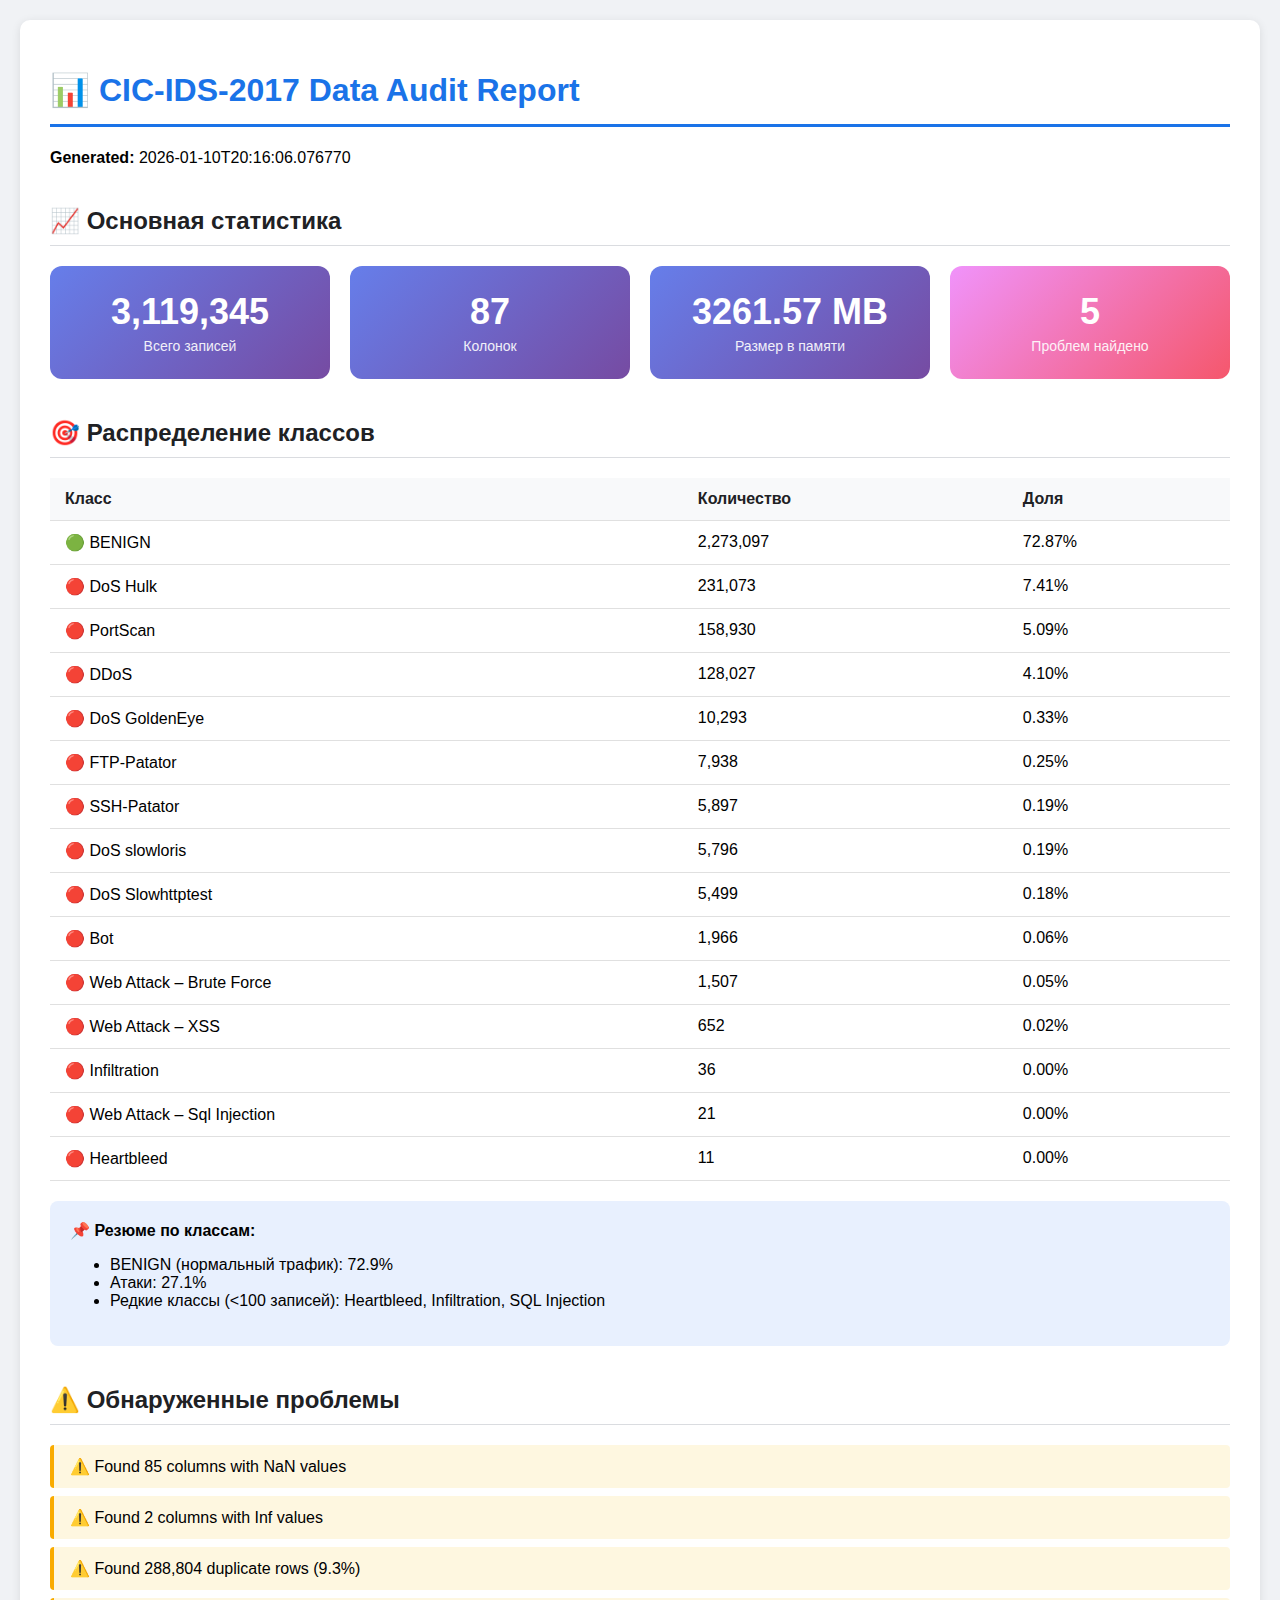
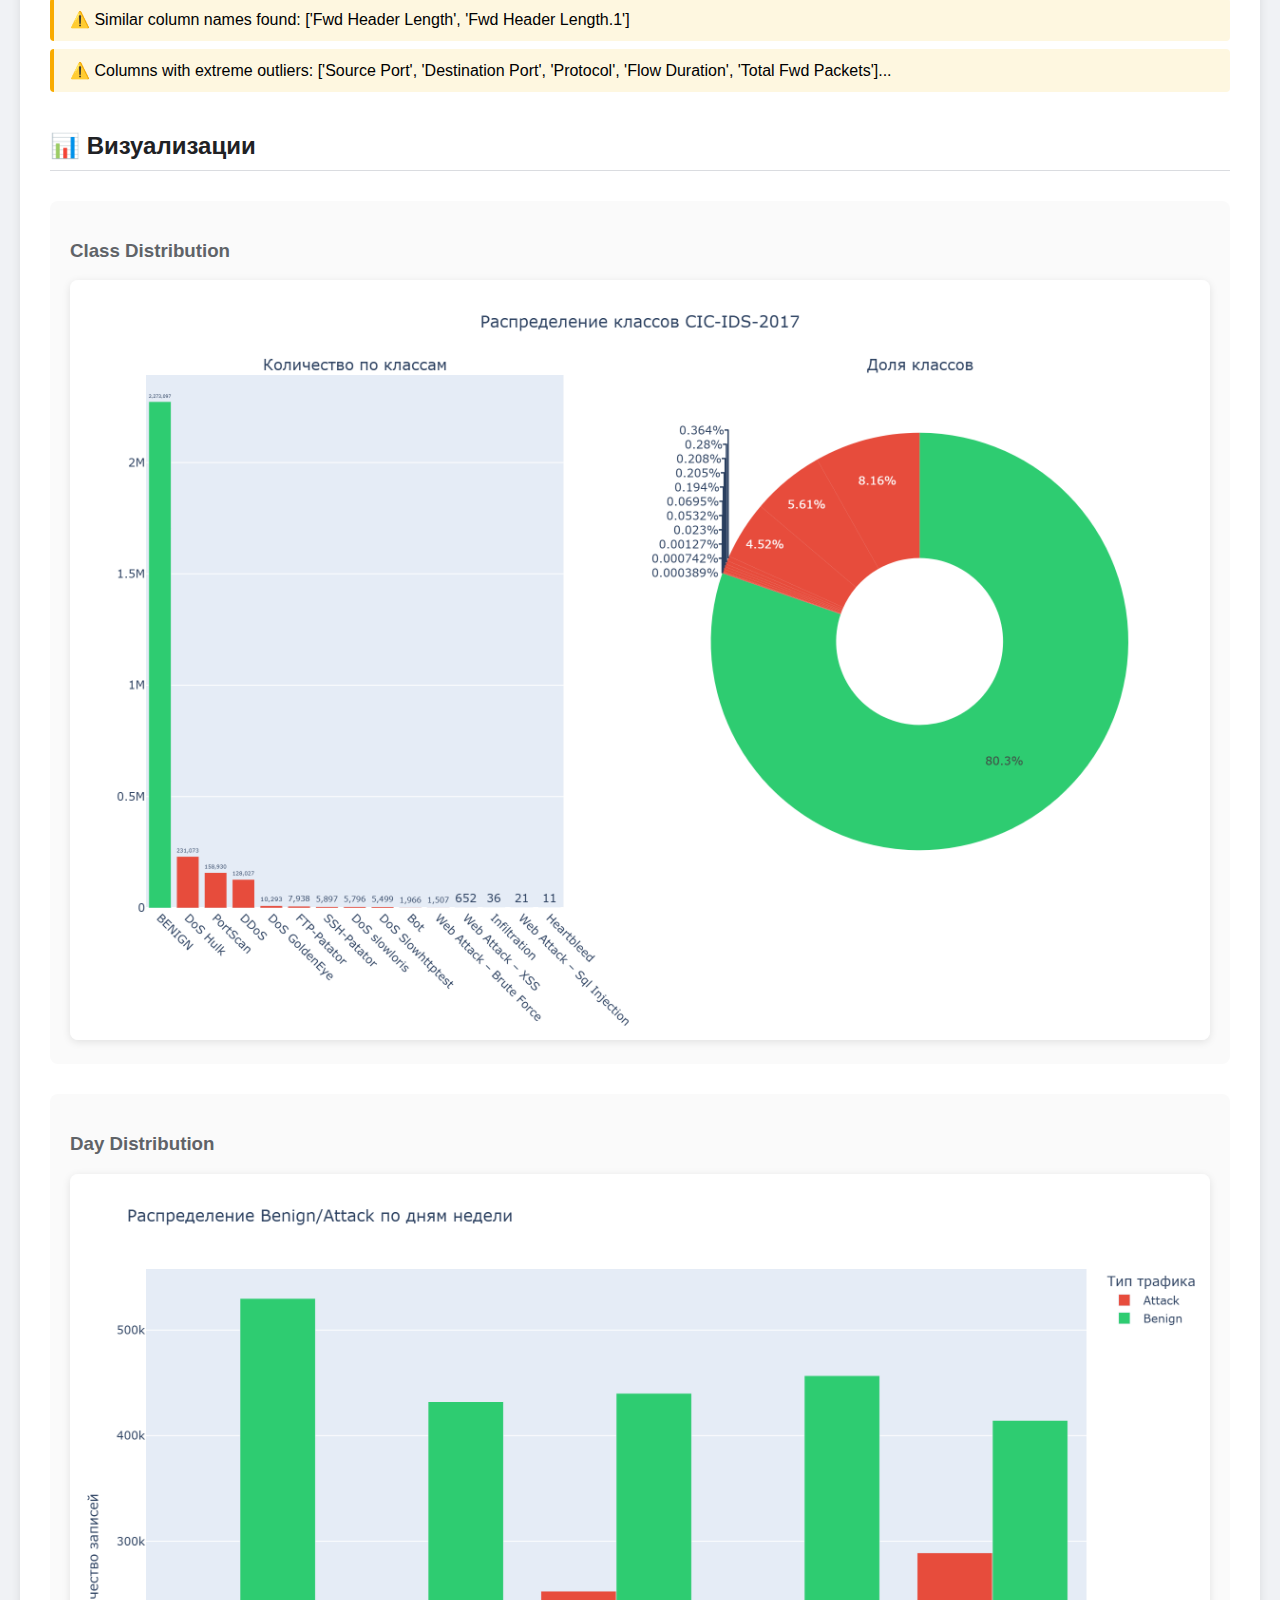
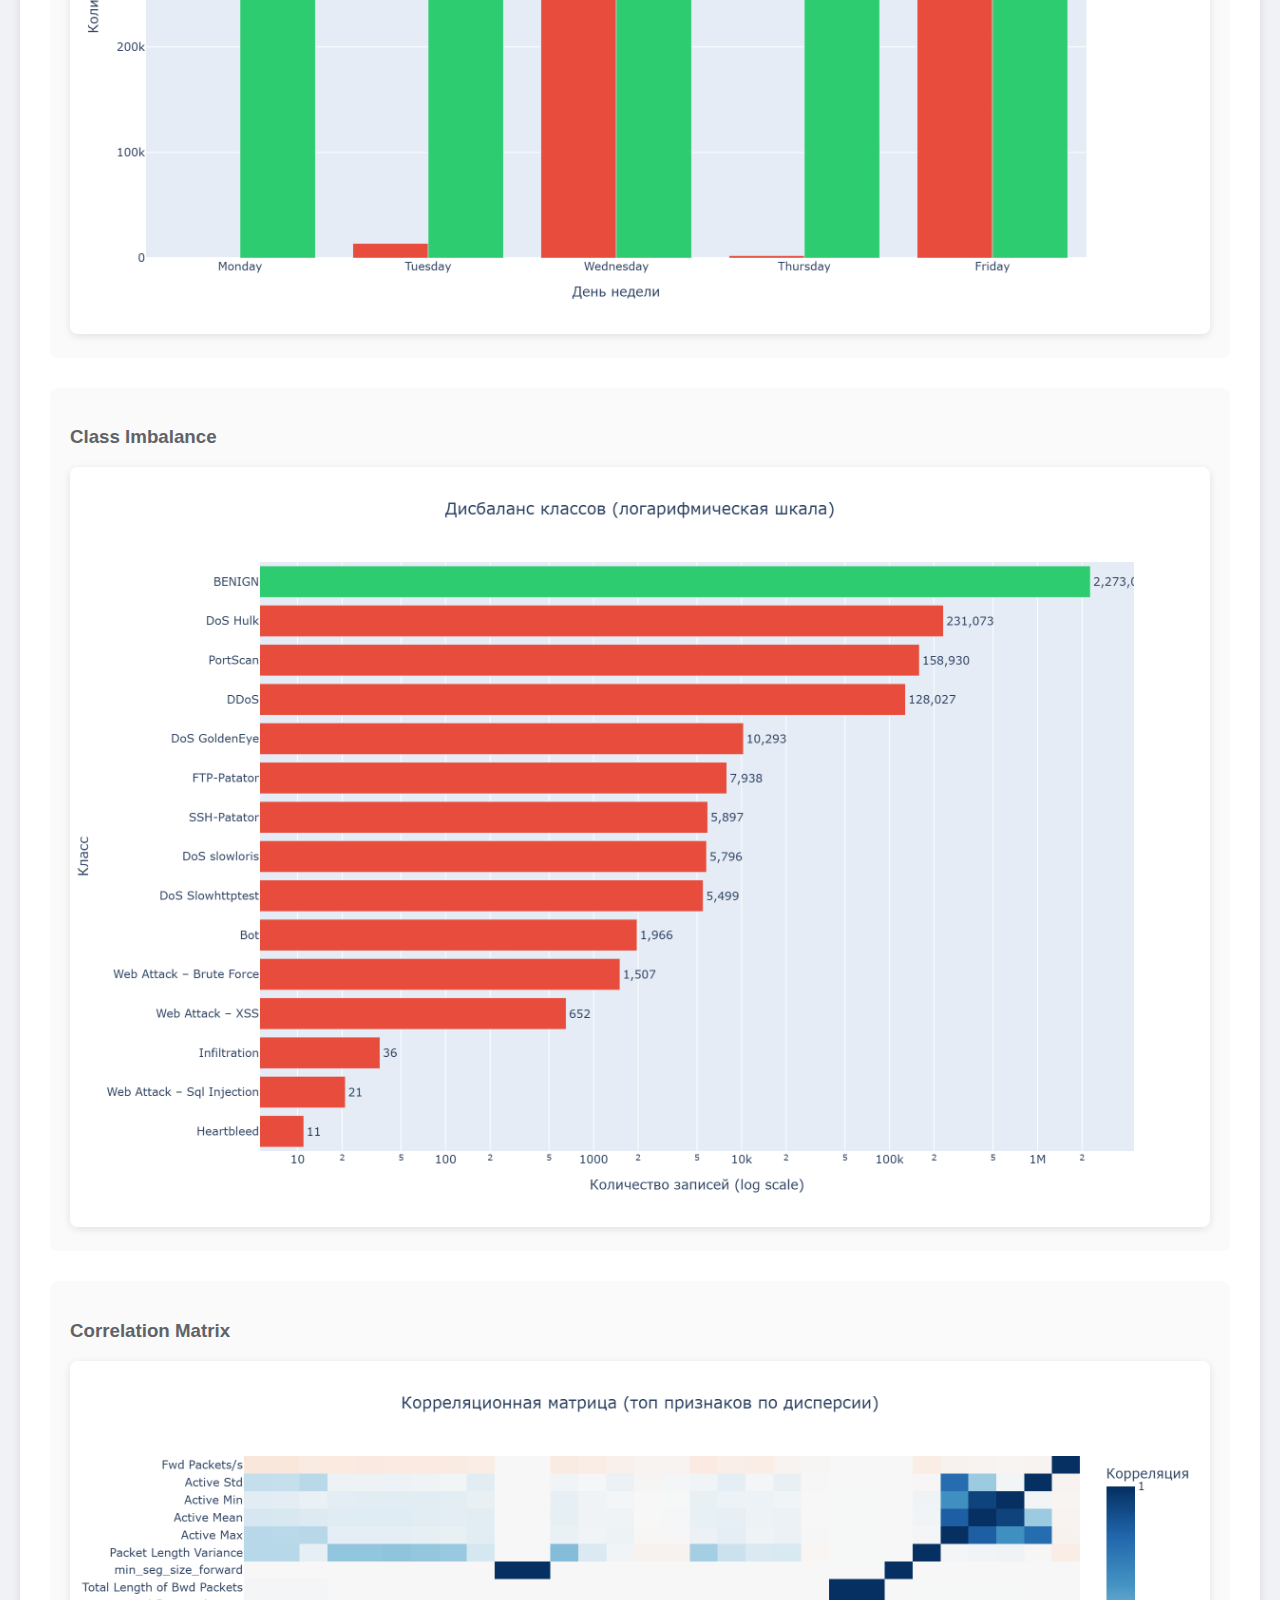
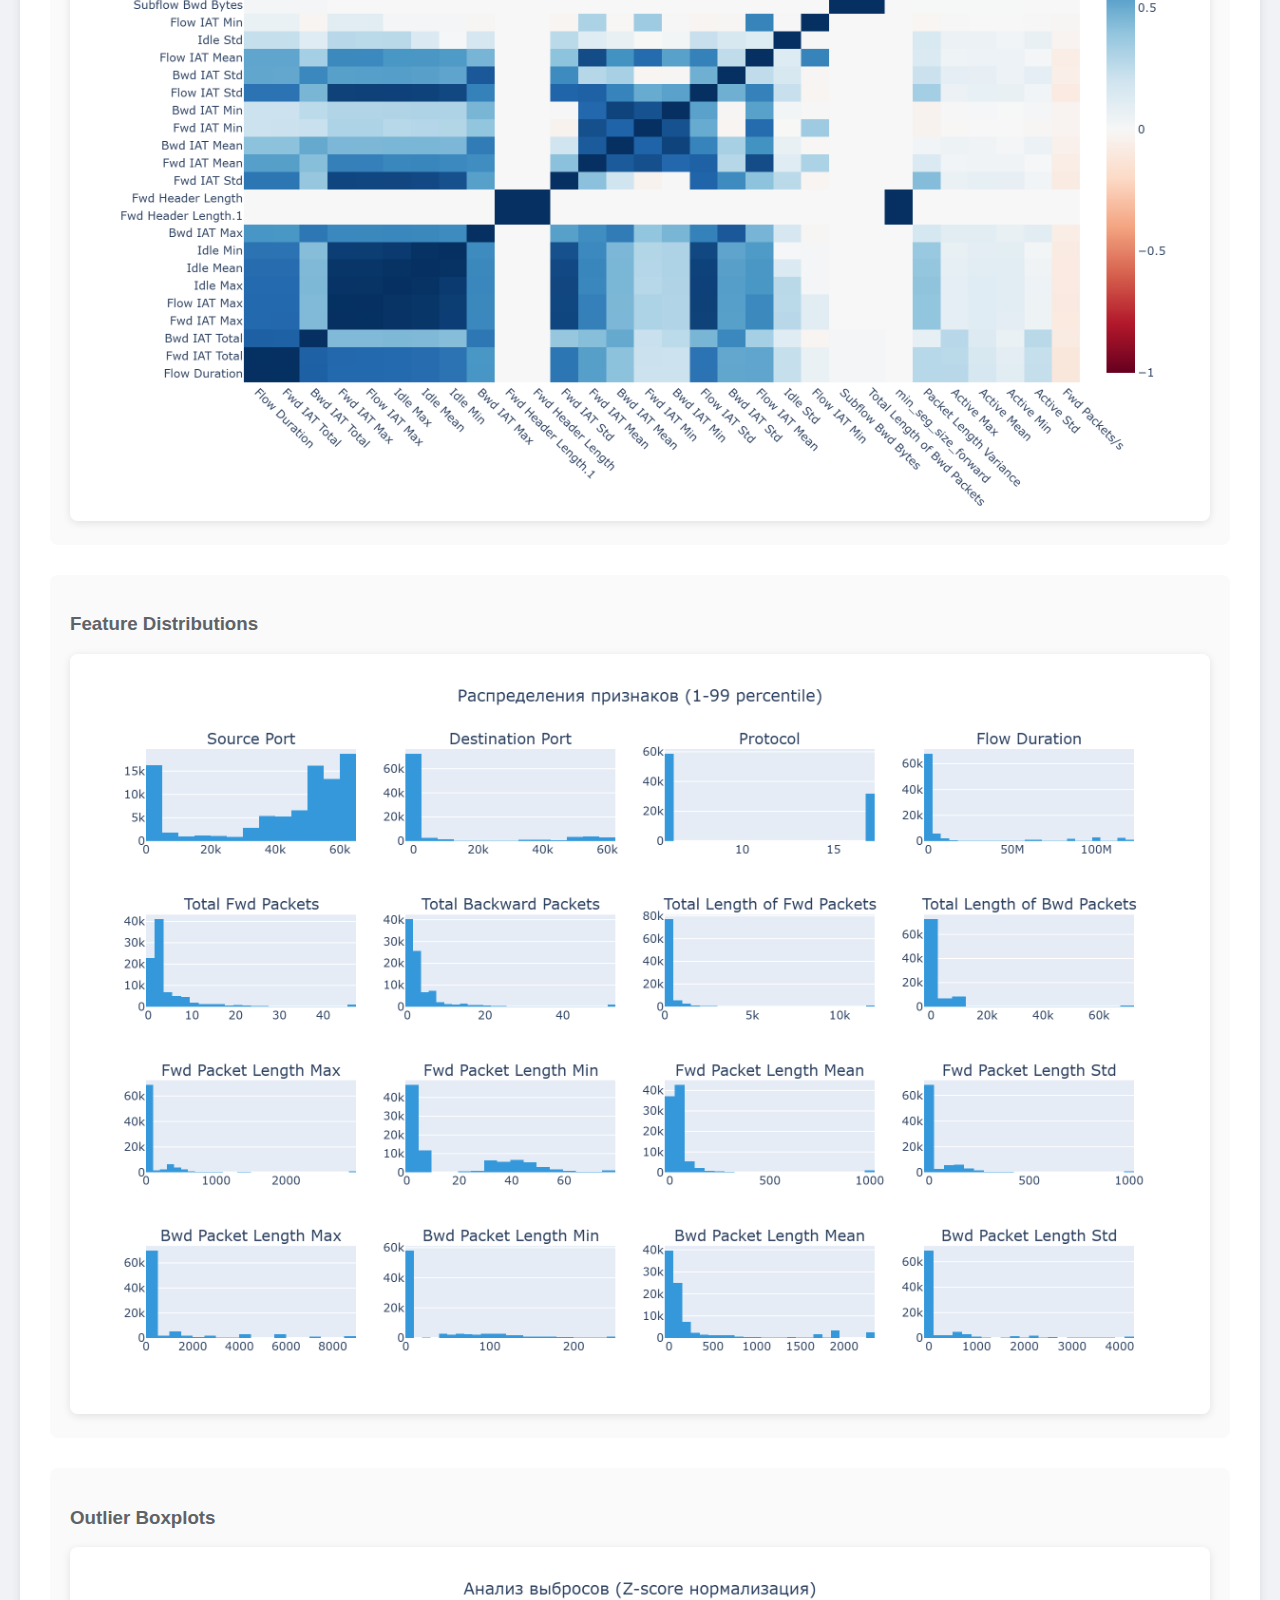
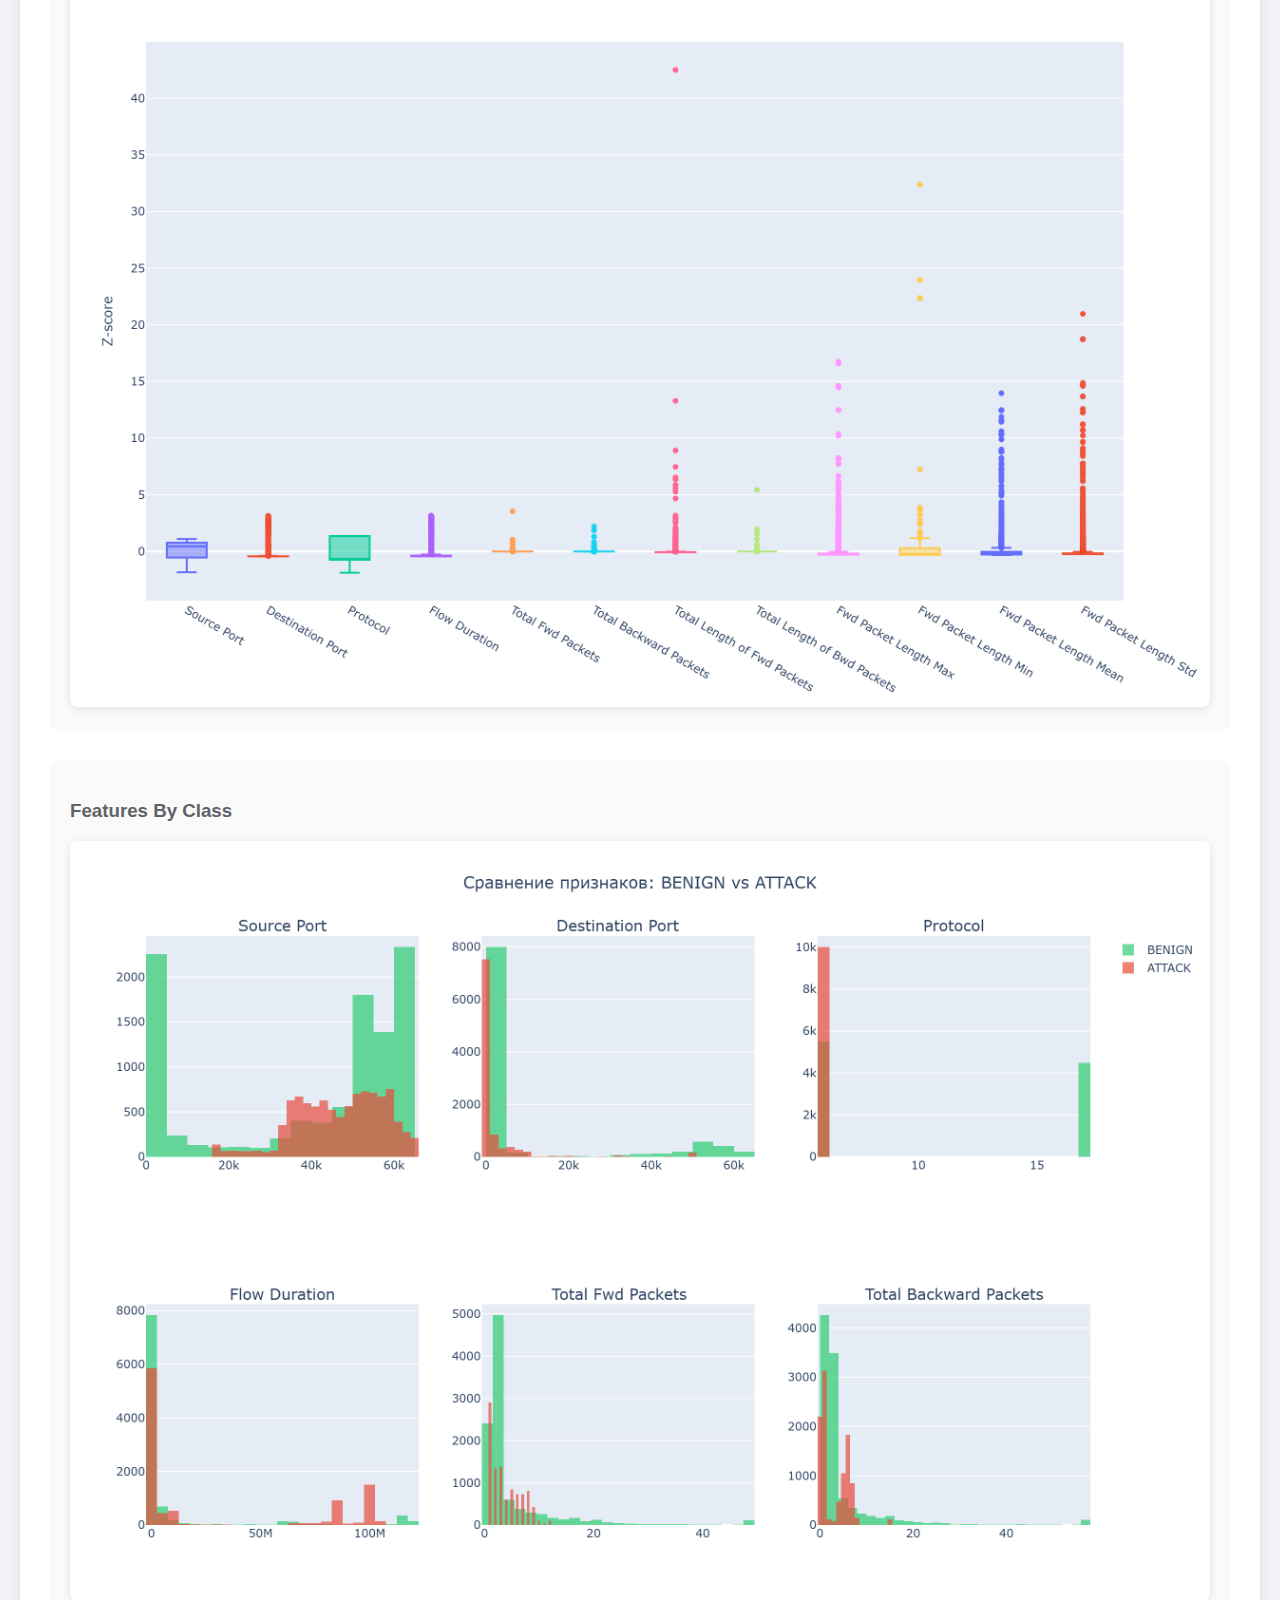
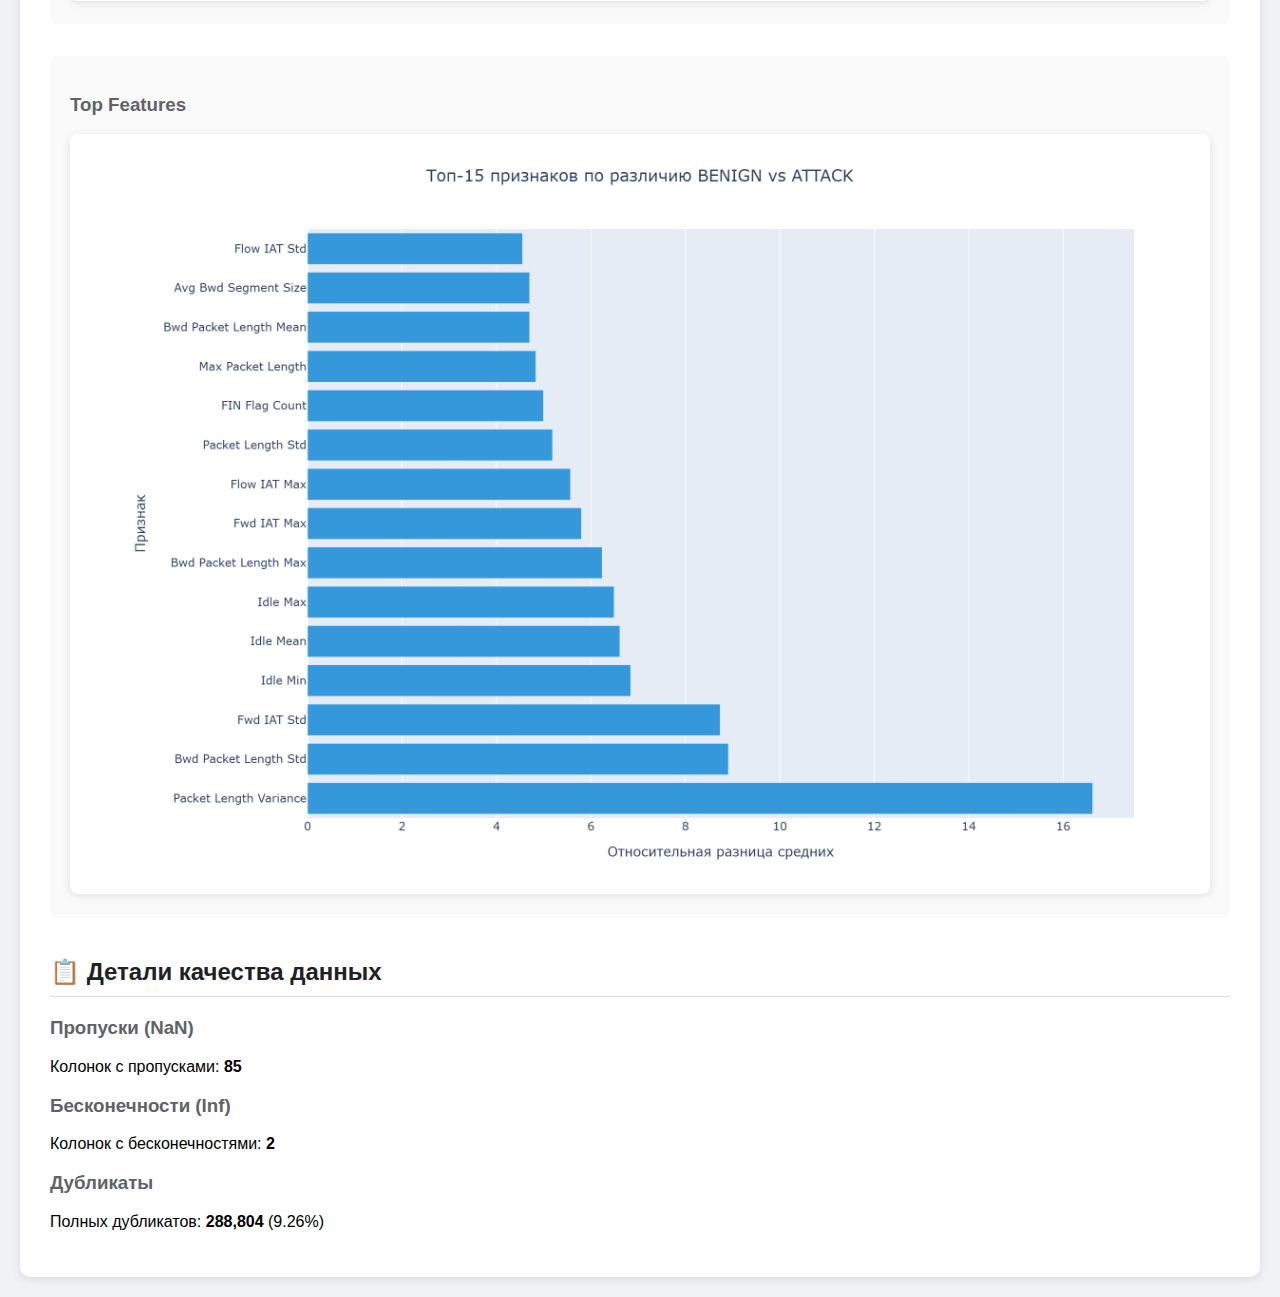
<file: reports/data_audit_report.html>
<!DOCTYPE html>
    <html>
    <head>
        <title>CIC-IDS-2017 Data Audit Report</title>
        <meta charset="utf-8">
        <style>
            body { font-family: 'Segoe UI', Arial, sans-serif; margin: 0; padding: 20px; background: #f0f2f5; }
            .container { max-width: 1400px; margin: 0 auto; background: white; padding: 30px; border-radius: 10px; box-shadow: 0 2px 10px rgba(0,0,0,0.1); }
            h1 { color: #1a73e8; border-bottom: 3px solid #1a73e8; padding-bottom: 15px; }
            h2 { color: #202124; margin-top: 40px; padding-bottom: 10px; border-bottom: 1px solid #dadce0; }
            h3 { color: #5f6368; }
            .stats-grid { display: grid; grid-template-columns: repeat(auto-fit, minmax(200px, 1fr)); gap: 20px; margin: 20px 0; }
            .stat-card { background: linear-gradient(135deg, #667eea 0%, #764ba2 100%); padding: 25px; border-radius: 12px; text-align: center; color: white; }
            .stat-value { font-size: 36px; font-weight: bold; }
            .stat-label { opacity: 0.9; margin-top: 5px; font-size: 14px; }
            table { width: 100%; border-collapse: collapse; margin: 20px 0; }
            th, td { padding: 12px 15px; text-align: left; border-bottom: 1px solid #e0e0e0; }
            th { background: #f8f9fa; font-weight: 600; color: #202124; }
            tr:hover { background: #f8f9fa; }
            .issue { background: #fef7e0; padding: 12px 16px; margin: 8px 0; border-left: 4px solid #f9ab00; border-radius: 4px; }
            .success { background: #e6f4ea; padding: 12px 16px; margin: 8px 0; border-left: 4px solid #34a853; border-radius: 4px; }
            .viz-container { margin: 30px 0; padding: 20px; background: #fafafa; border-radius: 8px; }
            .viz-container img { border-radius: 8px; box-shadow: 0 2px 8px rgba(0,0,0,0.1); }
            .summary-box { background: #e8f0fe; padding: 20px; border-radius: 8px; margin: 20px 0; }
        </style>
    </head>
    <body>
        <div class="container">
            <h1>📊 CIC-IDS-2017 Data Audit Report</h1>
            <p><strong>Generated:</strong> 2026-01-10T20:16:06.076770</p>
            
            <h2>📈 Основная статистика</h2>
            <div class="stats-grid">
                <div class="stat-card">
                    <div class="stat-value">3,119,345</div>
                    <div class="stat-label">Всего записей</div>
                </div>
                <div class="stat-card">
                    <div class="stat-value">87</div>
                    <div class="stat-label">Колонок</div>
                </div>
                <div class="stat-card">
                    <div class="stat-value">3261.57 MB</div>
                    <div class="stat-label">Размер в памяти</div>
                </div>
                <div class="stat-card" style="background: linear-gradient(135deg, #f093fb 0%, #f5576c 100%);">
                    <div class="stat-value">5</div>
                    <div class="stat-label">Проблем найдено</div>
                </div>
            </div>
            
            <h2>🎯 Распределение классов</h2>
            <table>
                <tr><th>Класс</th><th>Количество</th><th>Доля</th></tr>
                <tr><td>🟢 BENIGN</td><td>2,273,097</td><td>72.87%</td></tr><tr><td>🔴 DoS Hulk</td><td>231,073</td><td>7.41%</td></tr><tr><td>🔴 PortScan</td><td>158,930</td><td>5.09%</td></tr><tr><td>🔴 DDoS</td><td>128,027</td><td>4.10%</td></tr><tr><td>🔴 DoS GoldenEye</td><td>10,293</td><td>0.33%</td></tr><tr><td>🔴 FTP-Patator</td><td>7,938</td><td>0.25%</td></tr><tr><td>🔴 SSH-Patator</td><td>5,897</td><td>0.19%</td></tr><tr><td>🔴 DoS slowloris</td><td>5,796</td><td>0.19%</td></tr><tr><td>🔴 DoS Slowhttptest</td><td>5,499</td><td>0.18%</td></tr><tr><td>🔴 Bot</td><td>1,966</td><td>0.06%</td></tr><tr><td>🔴 Web Attack – Brute Force</td><td>1,507</td><td>0.05%</td></tr><tr><td>🔴 Web Attack – XSS</td><td>652</td><td>0.02%</td></tr><tr><td>🔴 Infiltration</td><td>36</td><td>0.00%</td></tr><tr><td>🔴 Web Attack – Sql Injection</td><td>21</td><td>0.00%</td></tr><tr><td>🔴 Heartbleed</td><td>11</td><td>0.00%</td></tr>
            </table>
            
            <div class="summary-box">
                <strong>📌 Резюме по классам:</strong>
                <ul>
                    <li>BENIGN (нормальный трафик): 72.9%</li>
                    <li>Атаки: 27.1%</li>
                    <li>Редкие классы (<100 записей): Heartbleed, Infiltration, SQL Injection</li>
                </ul>
            </div>
            
            <h2>⚠️ Обнаруженные проблемы</h2>
            <div class="issue">⚠️ Found 85 columns with NaN values</div><div class="issue">⚠️ Found 2 columns with Inf values</div><div class="issue">⚠️ Found 288,804 duplicate rows (9.3%)</div><div class="issue">⚠️ Similar column names found: ['Fwd Header Length', 'Fwd Header Length.1']</div><div class="issue">⚠️ Columns with extreme outliers: ['Source Port', 'Destination Port', 'Protocol', 'Flow Duration', 'Total Fwd Packets']...</div>
            
            <h2>📊 Визуализации</h2>
            
            <div class="viz-container">
                <h3>Class Distribution</h3>
                <img src="figures/01_class_distribution.png" alt="class_distribution" style="max-width:100%; height:auto;">
            </div>
            
            <div class="viz-container">
                <h3>Day Distribution</h3>
                <img src="figures/02_day_distribution.png" alt="day_distribution" style="max-width:100%; height:auto;">
            </div>
            
            <div class="viz-container">
                <h3>Class Imbalance</h3>
                <img src="figures/03_class_imbalance_log.png" alt="class_imbalance" style="max-width:100%; height:auto;">
            </div>
            
            <div class="viz-container">
                <h3>Correlation Matrix</h3>
                <img src="figures/04_correlation_matrix.png" alt="correlation_matrix" style="max-width:100%; height:auto;">
            </div>
            
            <div class="viz-container">
                <h3>Feature Distributions</h3>
                <img src="figures/05_feature_distributions.png" alt="feature_distributions" style="max-width:100%; height:auto;">
            </div>
            
            <div class="viz-container">
                <h3>Outlier Boxplots</h3>
                <img src="figures/06_outlier_boxplots.png" alt="outlier_boxplots" style="max-width:100%; height:auto;">
            </div>
            
            <div class="viz-container">
                <h3>Features By Class</h3>
                <img src="figures/07_features_by_class.png" alt="features_by_class" style="max-width:100%; height:auto;">
            </div>
            
            <div class="viz-container">
                <h3>Top Features</h3>
                <img src="figures/08_top_features_binary.png" alt="top_features" style="max-width:100%; height:auto;">
            </div>
            
            
            <h2>📋 Детали качества данных</h2>
            <h3>Пропуски (NaN)</h3>
            <p>Колонок с пропусками: <strong>85</strong></p>
            
            <h3>Бесконечности (Inf)</h3>
            <p>Колонок с бесконечностями: <strong>2</strong></p>
            
            <h3>Дубликаты</h3>
            <p>Полных дубликатов: <strong>288,804</strong> (9.26%)</p>
        </div>
    </body>
    </html>
</file>
